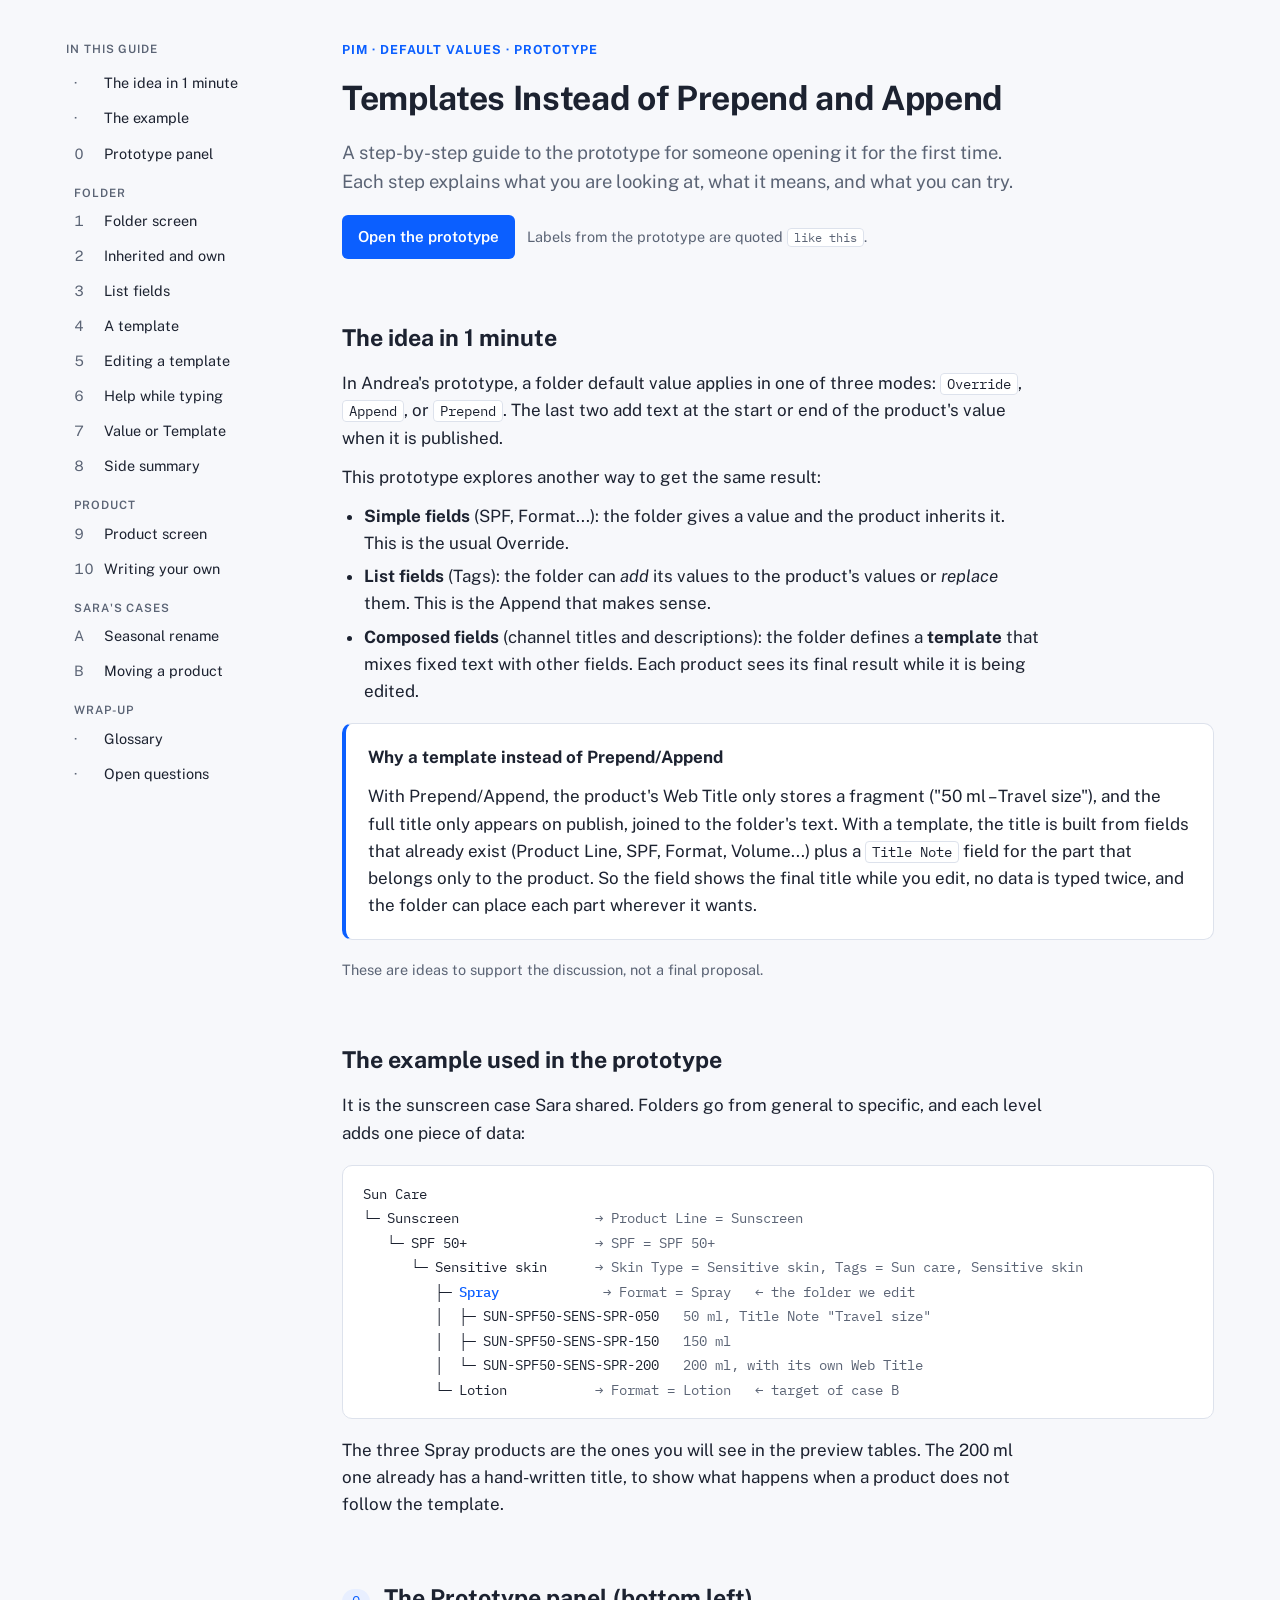
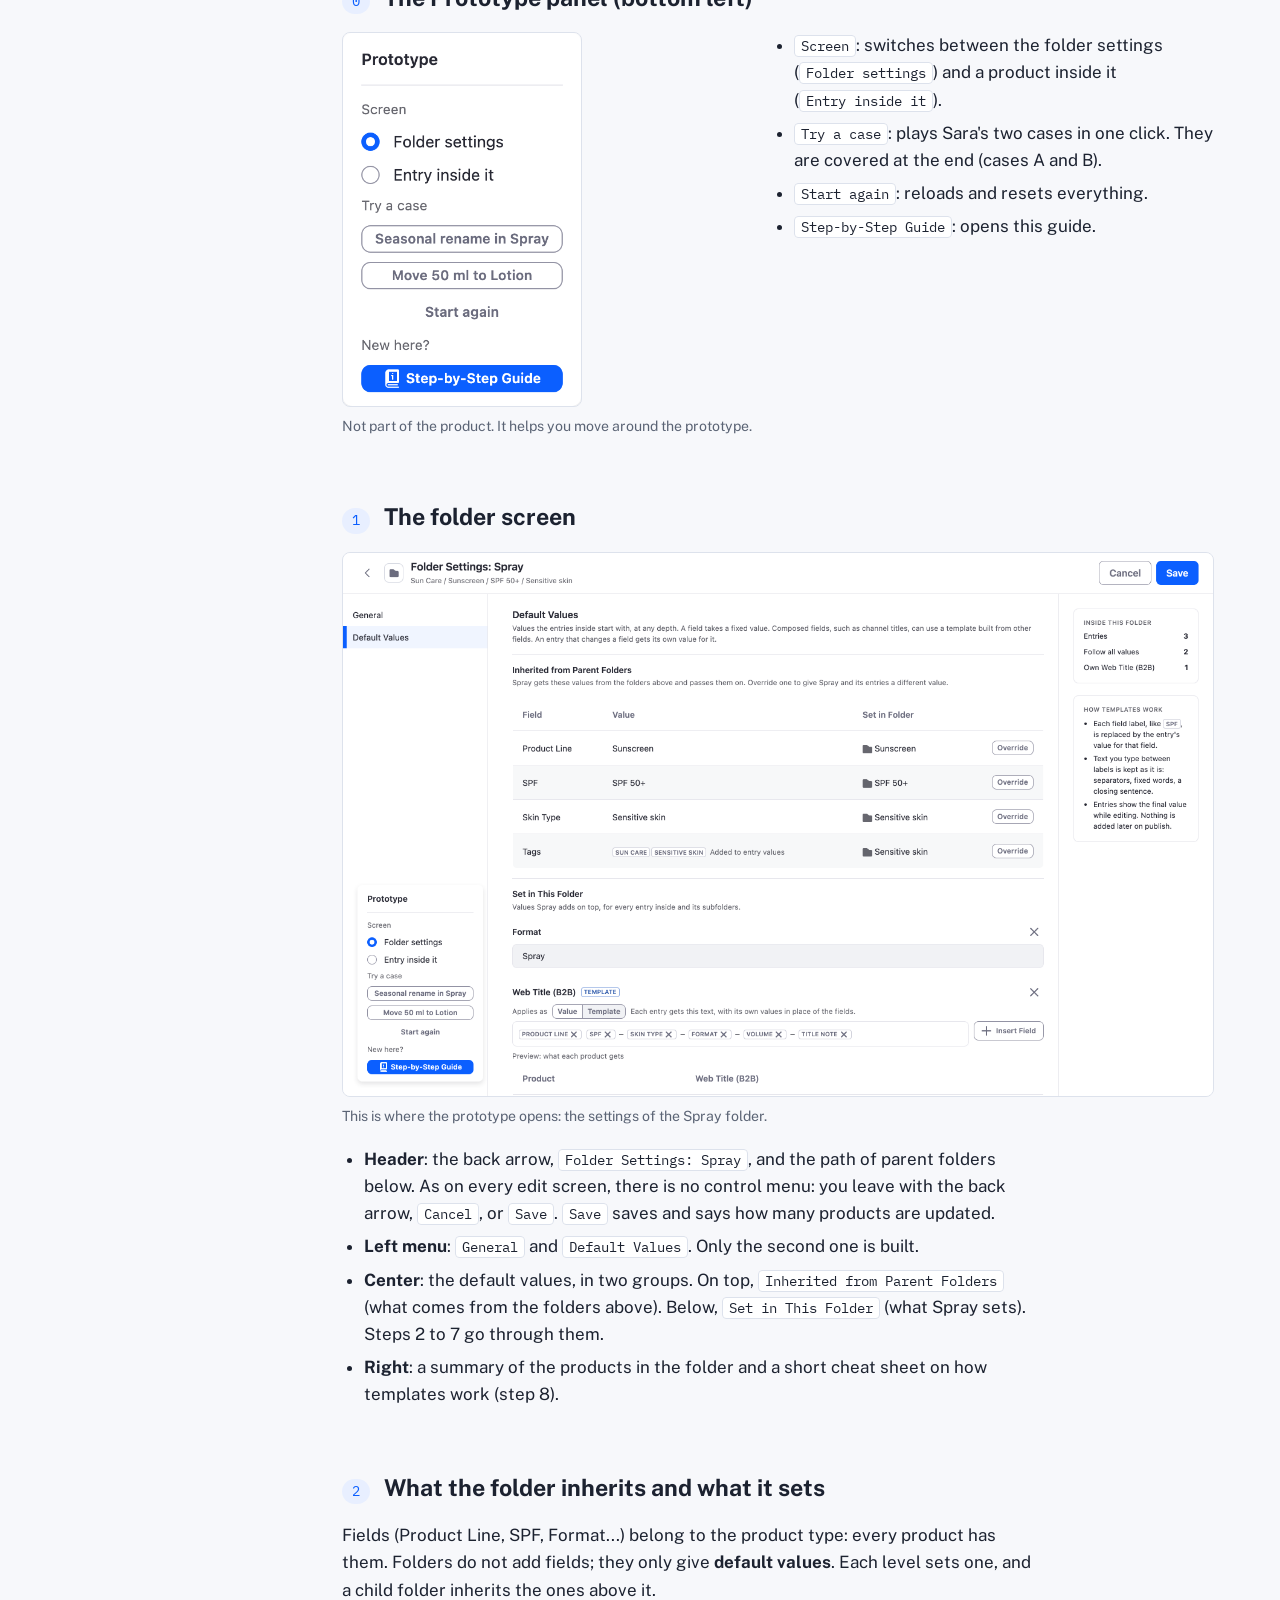
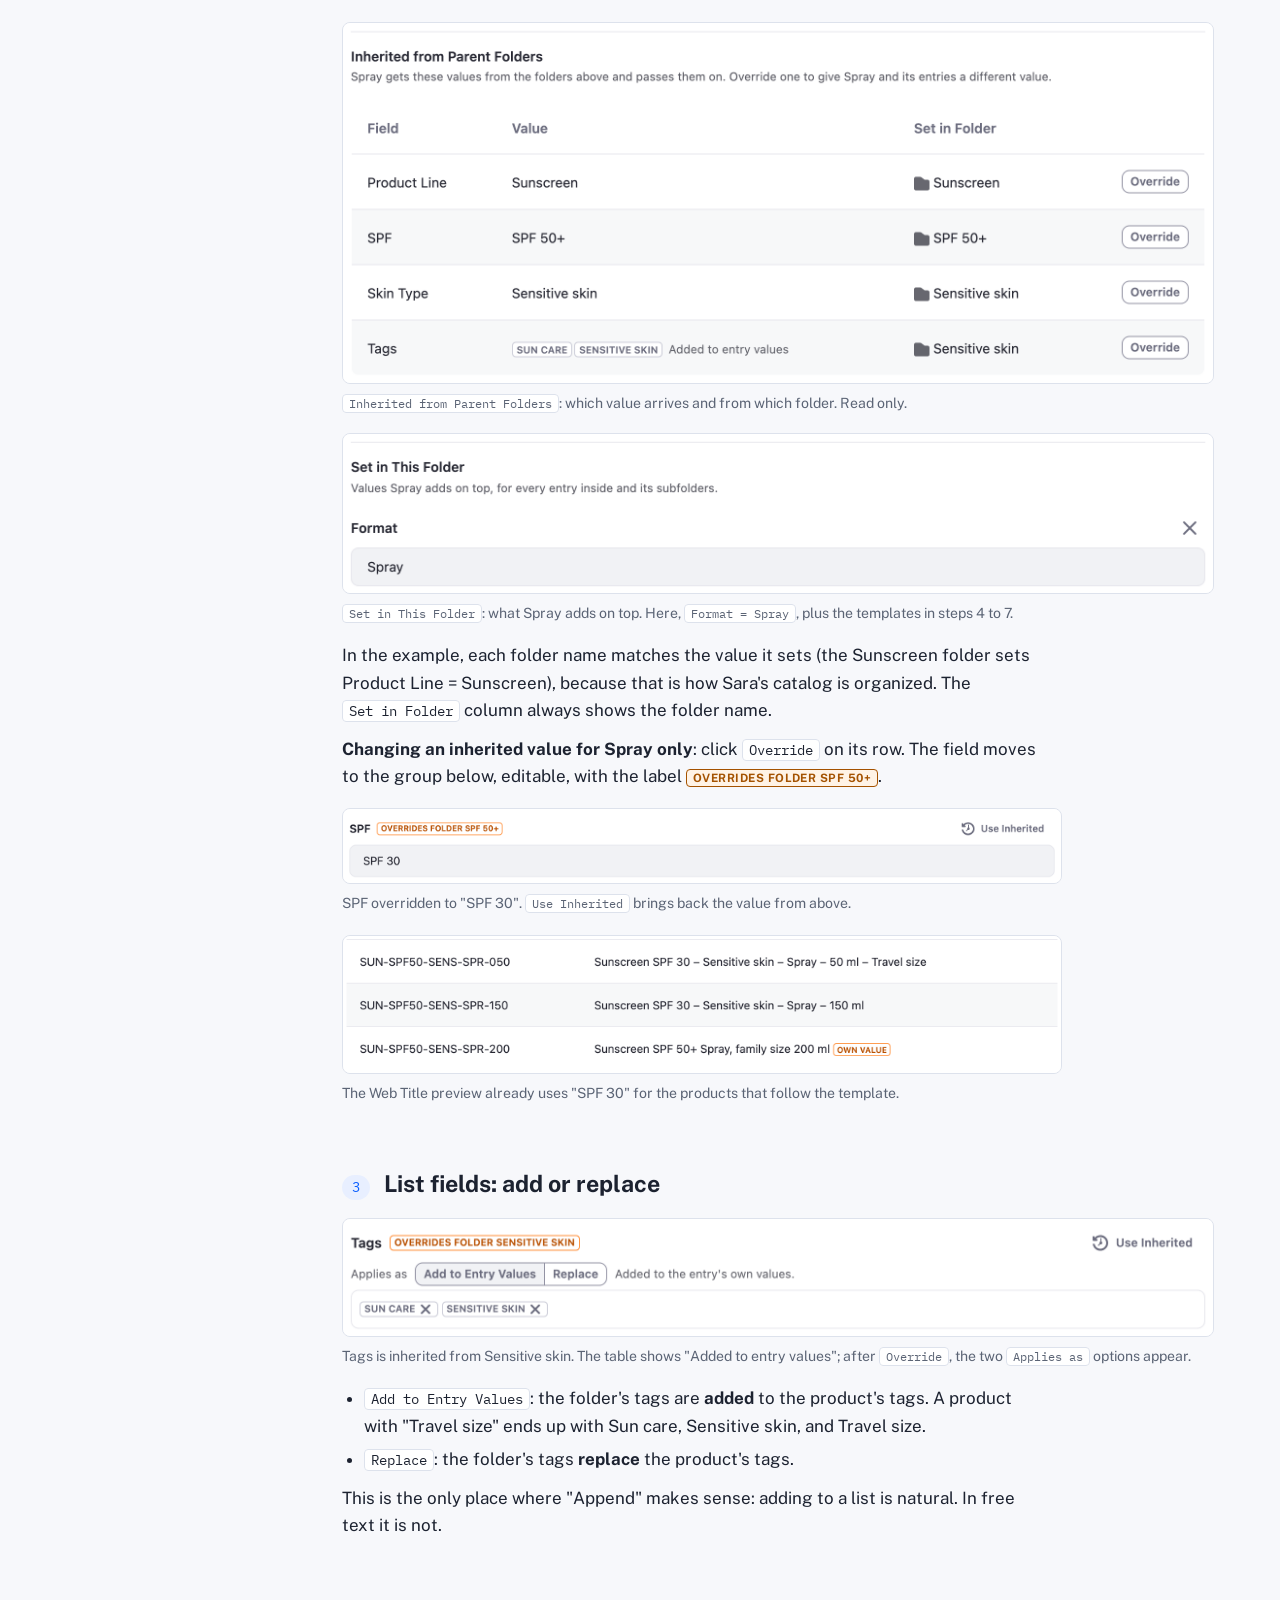
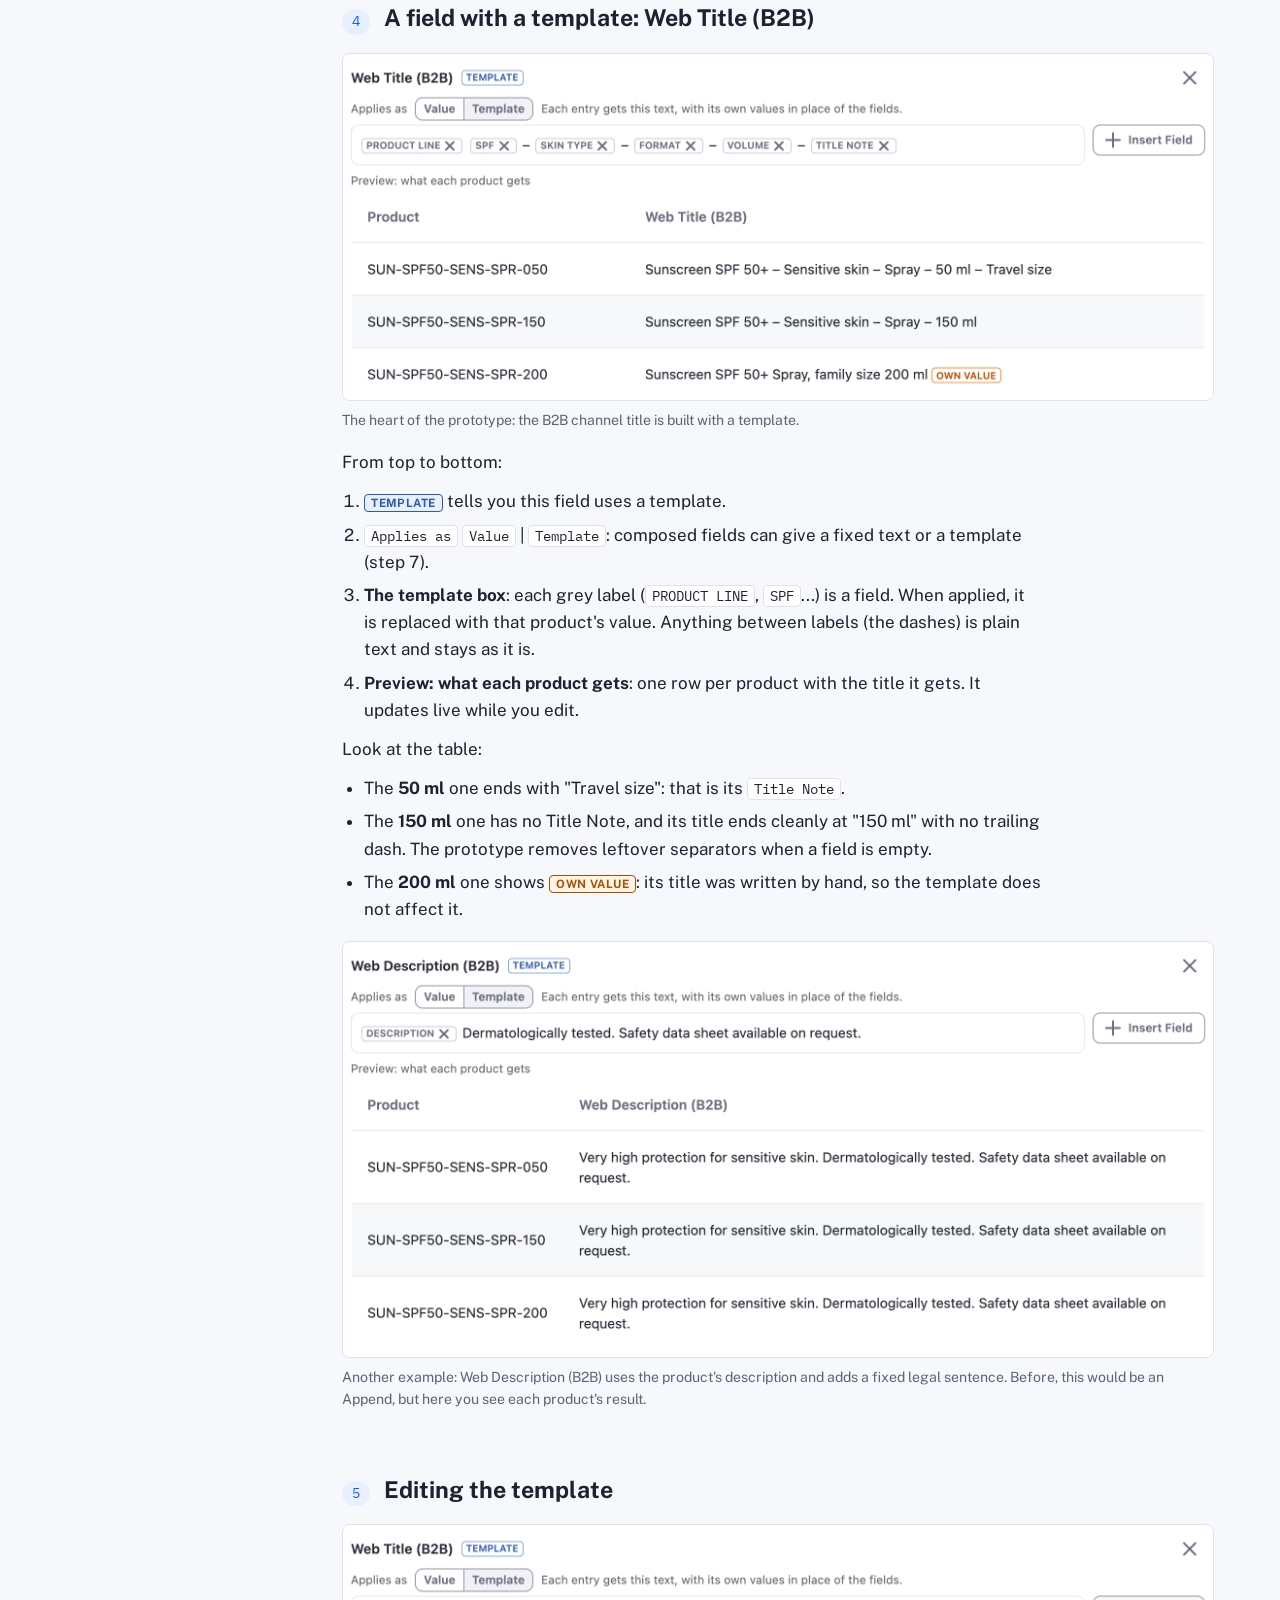
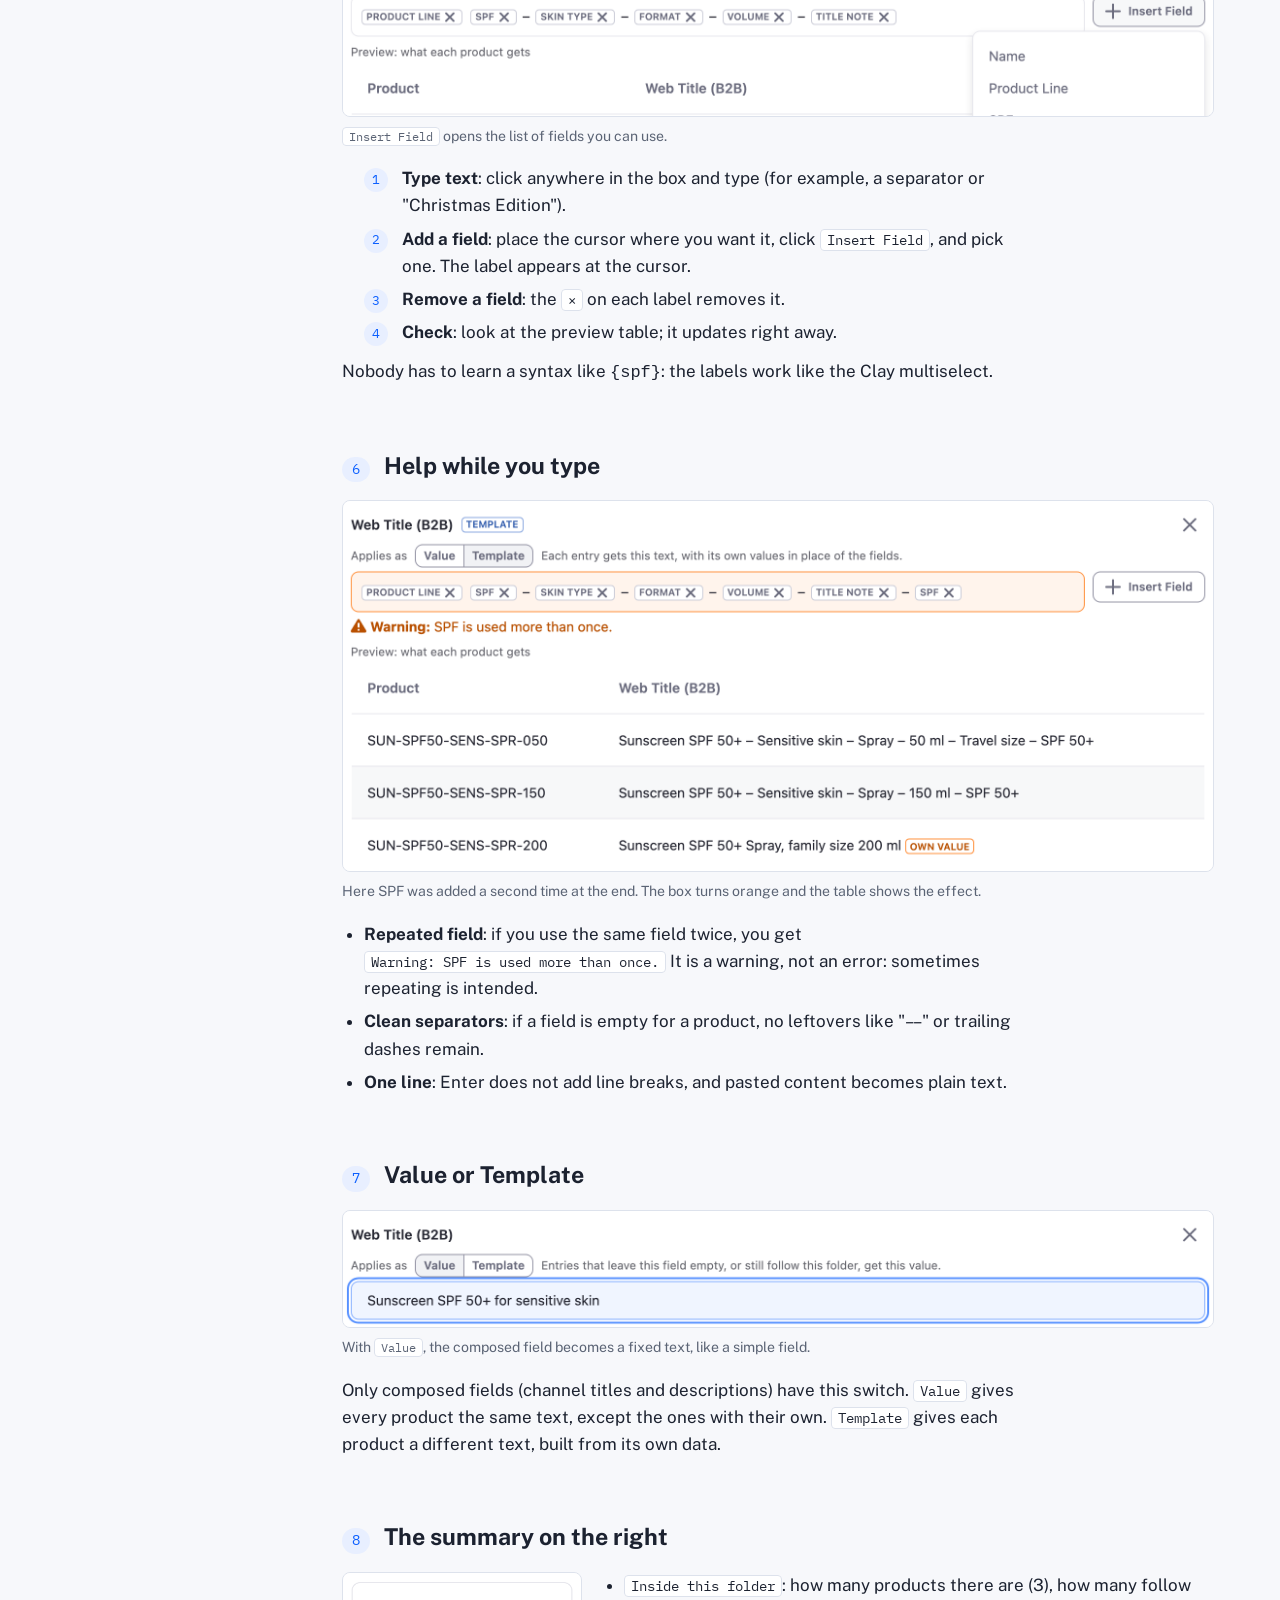
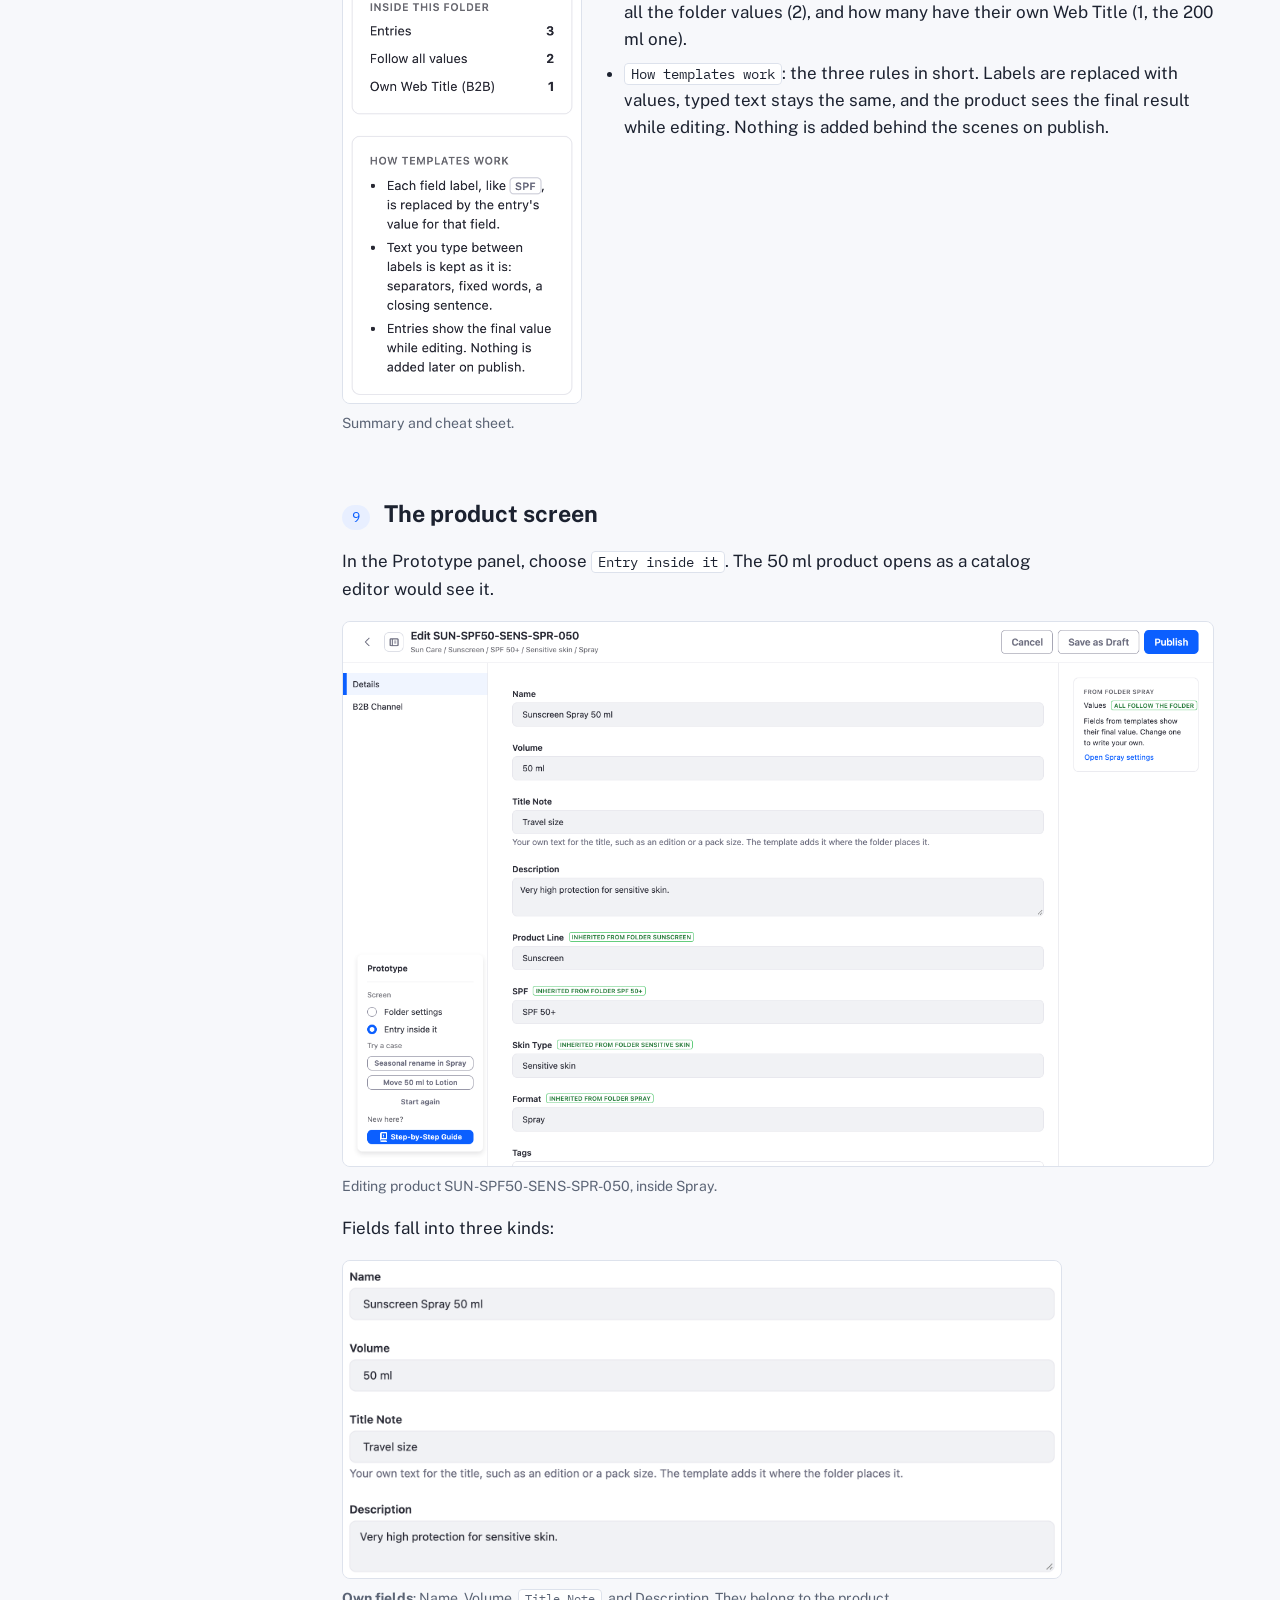
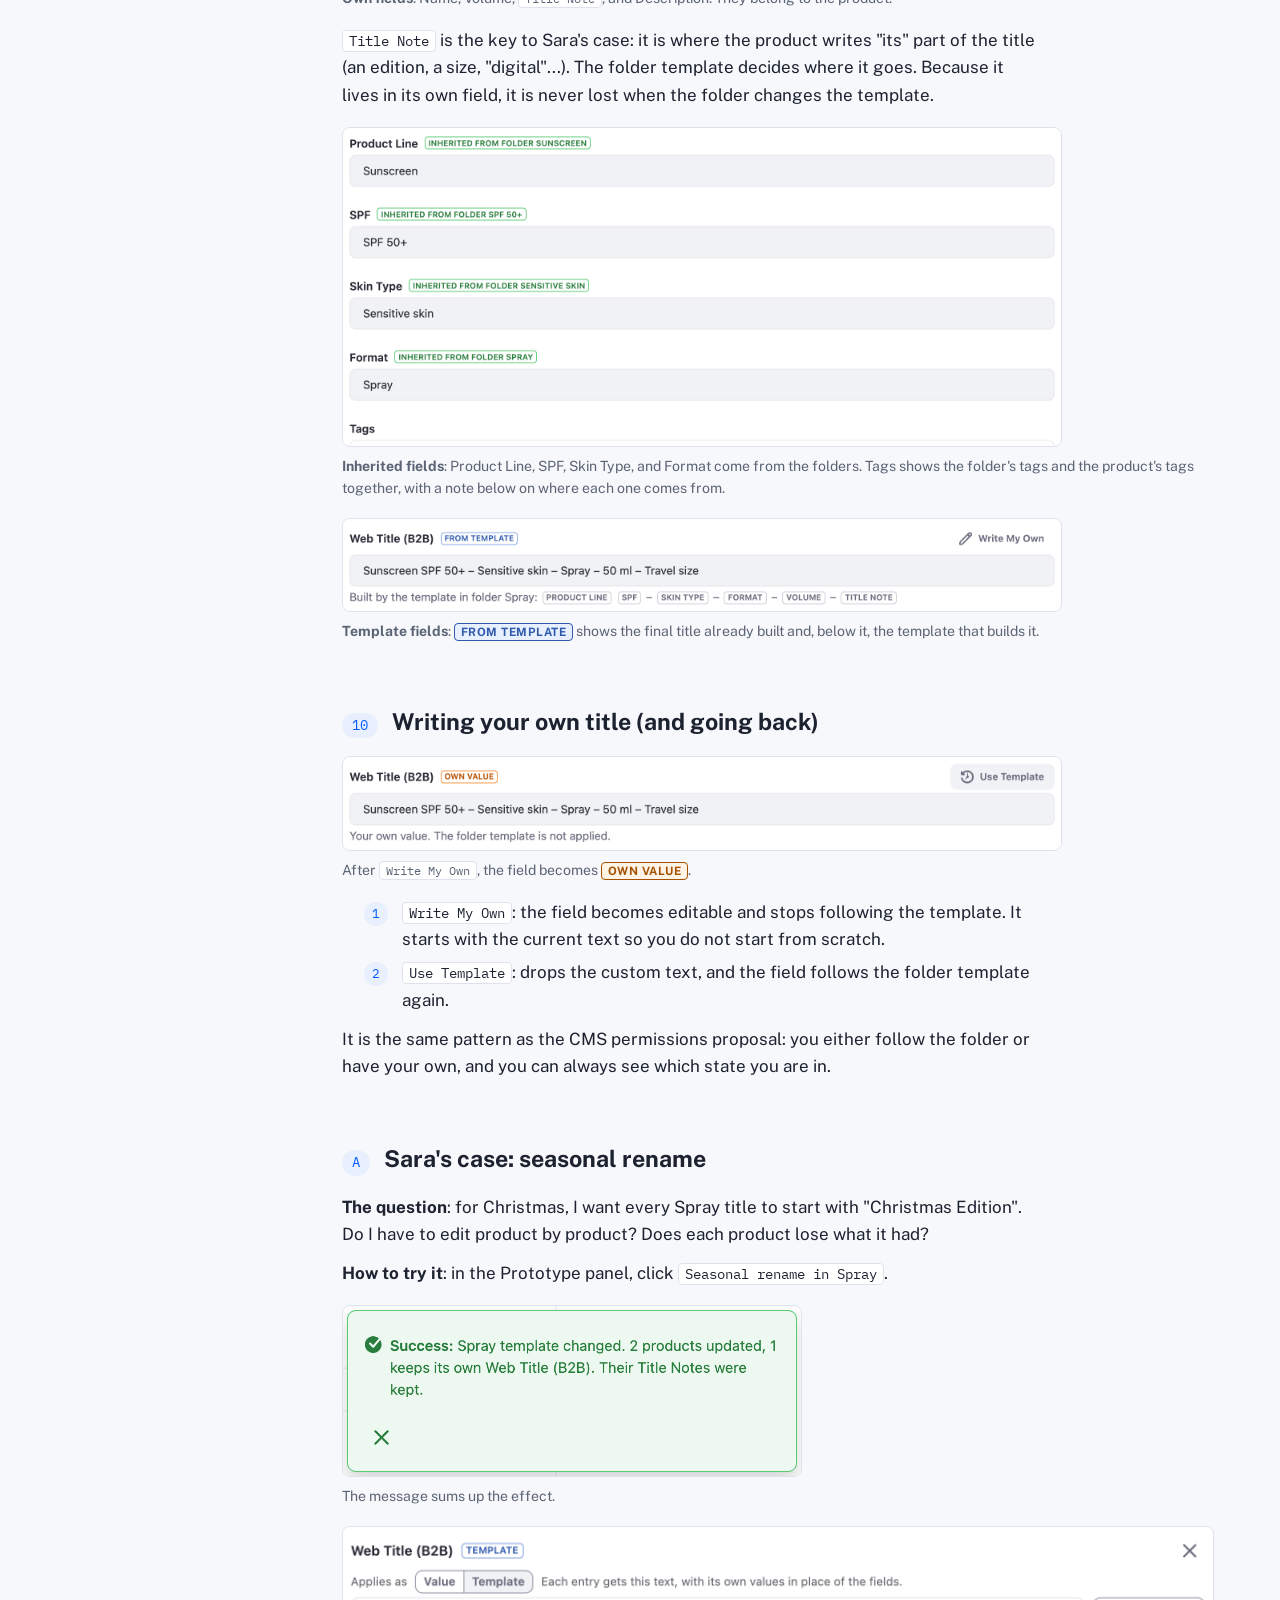
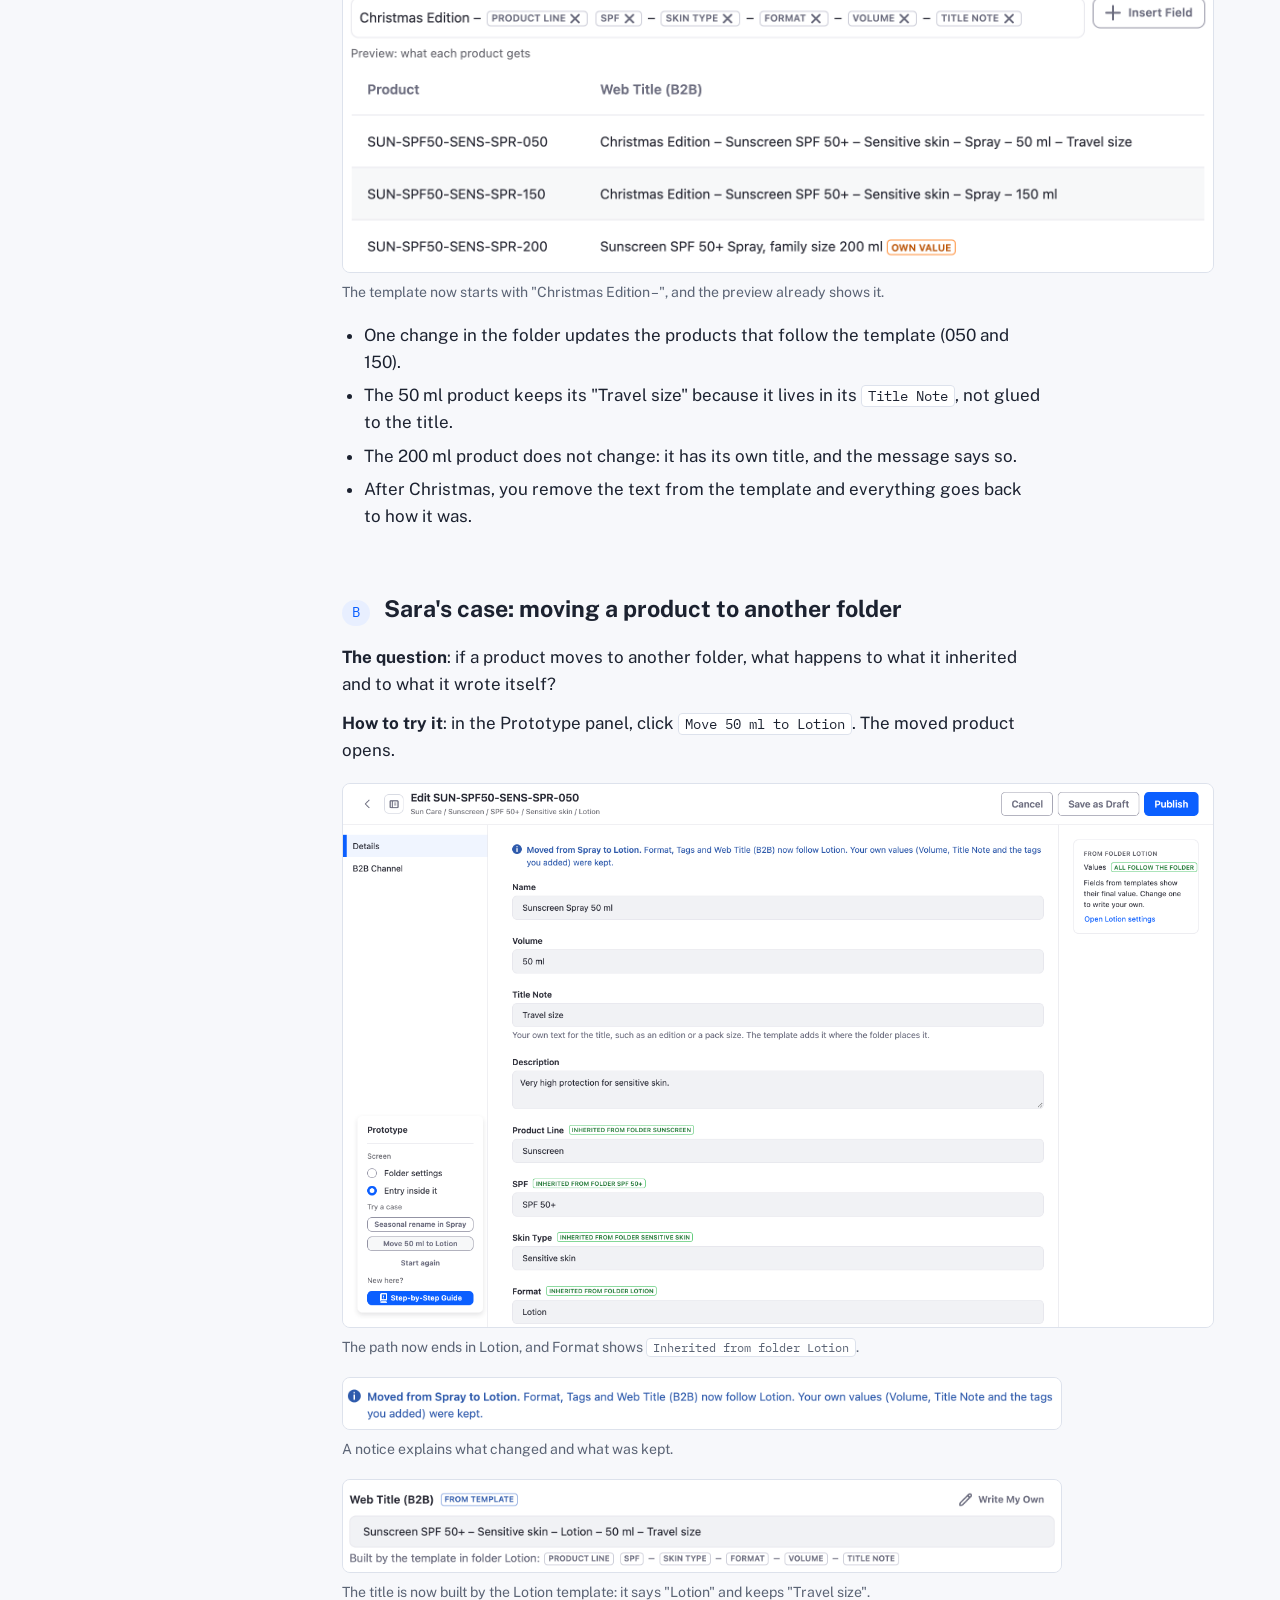
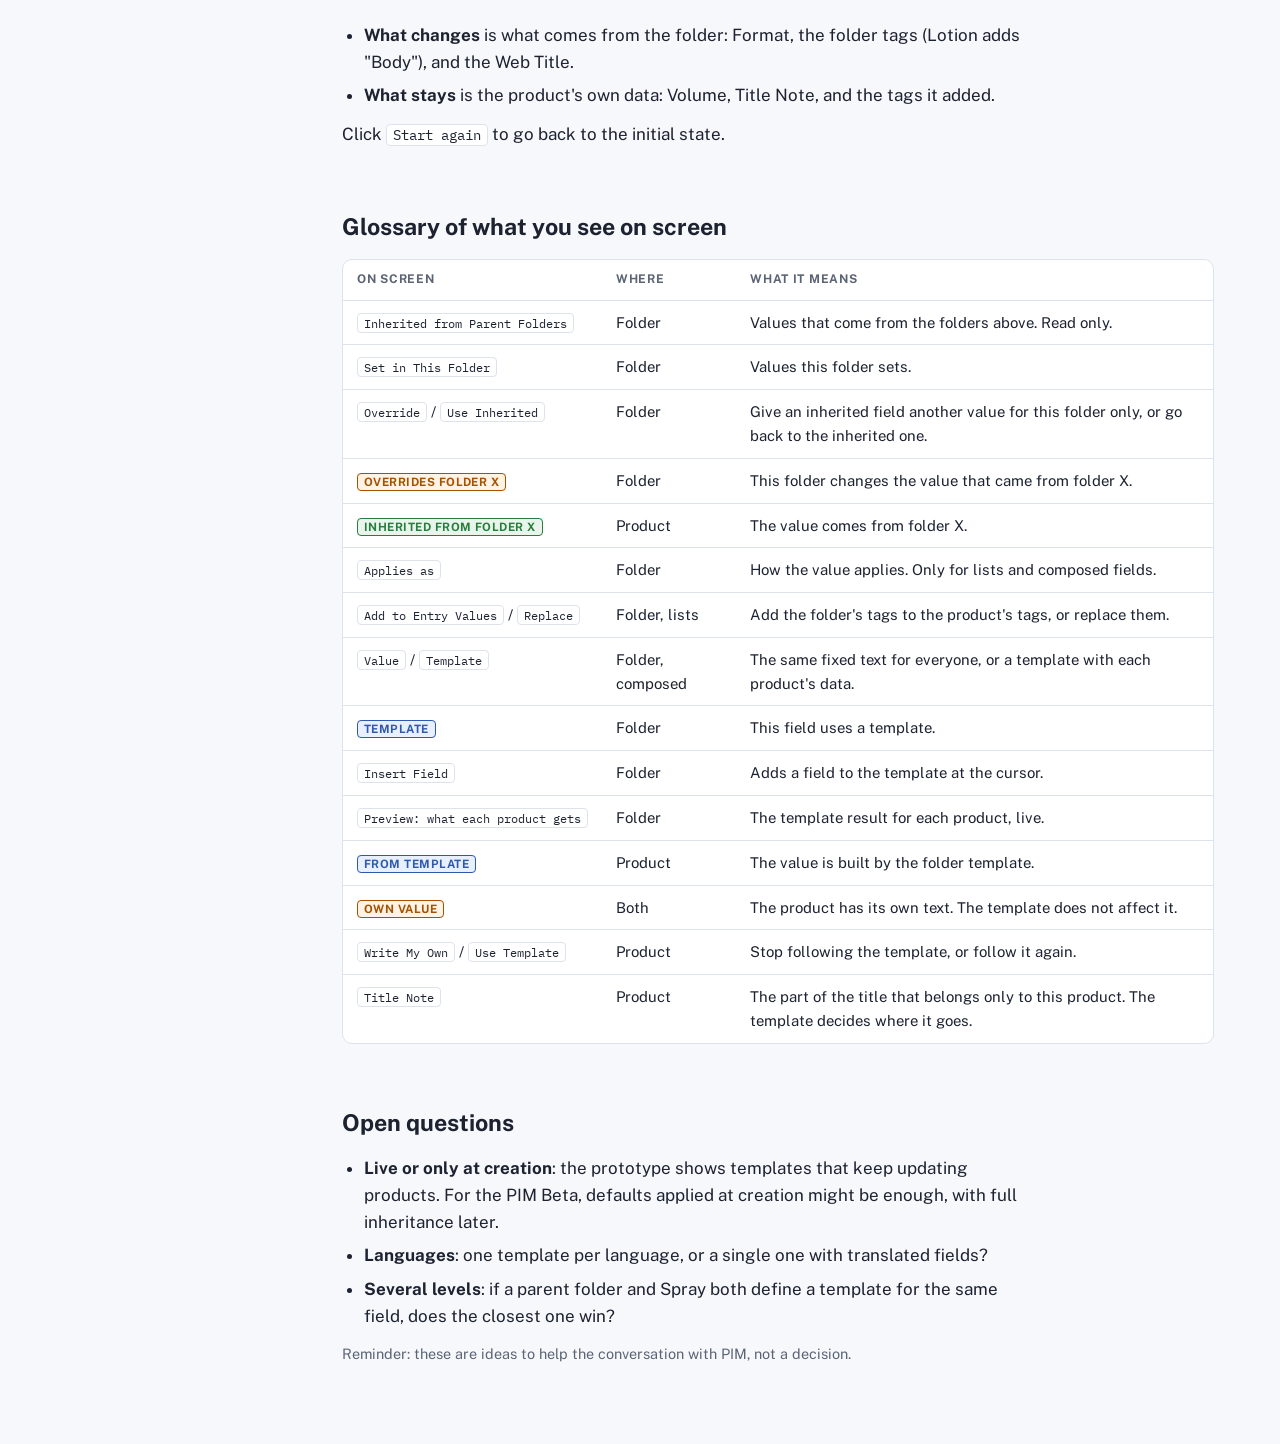
<file: prototypes/pim-default-values-templates-guide.html>
<!DOCTYPE html>
<html lang="en">
<head>
<meta charset="UTF-8">
<meta name="viewport" content="width=device-width, initial-scale=1">
<title>PIM Templates Guide</title>
<link rel="preconnect" href="https://fonts.googleapis.com">
<link rel="preconnect" href="https://fonts.gstatic.com" crossorigin>
<link rel="stylesheet" href="https://fonts.googleapis.com/css2?family=Public+Sans:ital,wght@0,400;0,600;0,700;1,400&family=IBM+Plex+Mono:wght@500&display=swap">
<style>
/* Layout: single reading column with a sticky table of contents on desktop; each step = text + screenshot with caption */
:root {
  --bg: #f7f8fb;
  --surface: #ffffff;
  --fg: #1c2230;
  --muted: #5b6475;
  --line: #dde2ec;
  --accent: #0b5fff;
  --accent-soft: #e8efff;
  --ok: #287d3c;
  --ok-soft: #e9f5ec;
  --warn: #a45200;
  --warn-soft: #fff3e6;
  --info: #2e5aac;
  --chip-bg: #ffffff;
  --font-body: "Public Sans", "Segoe UI", system-ui, sans-serif;
  --font-ui: "IBM Plex Mono", ui-monospace, "SF Mono", Menlo, monospace;
  --step: 1.0625rem;
}
@media (prefers-color-scheme: dark) {
  :root:not([data-theme="light"]) {
    --bg: #12151c; --surface: #1a1f29; --fg: #e6e9f0; --muted: #a1a9b8; --line: #2d3442;
    --accent: #6f9dff; --accent-soft: #1d2a45; --ok: #6cc784; --ok-soft: #183021; --warn: #f0a35a; --warn-soft: #3a2614;
    --info: #8fb0f0; --chip-bg: #222836; color-scheme: dark;
  }
}
:root[data-theme="dark"] {
  --bg: #12151c; --surface: #1a1f29; --fg: #e6e9f0; --muted: #a1a9b8; --line: #2d3442;
  --accent: #6f9dff; --accent-soft: #1d2a45; --ok: #6cc784; --ok-soft: #183021; --warn: #f0a35a; --warn-soft: #3a2614;
  --info: #8fb0f0; --chip-bg: #222836; color-scheme: dark;
}
* { box-sizing: border-box; }
body { margin: 0; background: var(--bg); color: var(--fg); font-family: var(--font-body); font-size: var(--step); line-height: 1.6; }
.wrap { max-width: 1180px; margin: 0 auto; padding-left: max(16px, env(safe-area-inset-left, 0px)); padding-right: max(16px, env(safe-area-inset-right, 0px)); padding-block: 40px 80px; display: grid; grid-template-columns: 220px minmax(0, 1fr); gap: 56px; }
@media (max-width: 900px) { .wrap { grid-template-columns: minmax(0, 1fr); gap: 24px; } .toc { position: static !important; } }
h1, h2, h3 { text-wrap: balance; line-height: 1.25; margin: 0; }
h1 { font-size: 2.1rem; font-weight: 700; letter-spacing: -0.01em; }
h2 { font-size: 1.45rem; font-weight: 700; }
h3 { font-size: 1.1rem; font-weight: 600; }
p { margin: 0; }
a { color: var(--accent); }
a:focus-visible, button:focus-visible { outline: 2px solid var(--accent); outline-offset: 2px; border-radius: 4px; }

.toc { position: sticky; top: calc(env(safe-area-inset-top, 0px) + 24px); align-self: start; font-size: 0.9rem; }
.toc__label { font-size: 0.72rem; text-transform: uppercase; letter-spacing: 0.08em; color: var(--muted); font-weight: 600; margin-bottom: 8px; }
.toc ol { list-style: none; margin: 0; padding: 0; display: grid; gap: 2px; }
.toc a { display: flex; gap: 10px; padding: 5px 8px; border-radius: 6px; color: var(--fg); text-decoration: none; }
.toc a:hover { background: var(--accent-soft); }
.toc .n { color: var(--muted); font-variant-numeric: tabular-nums; min-width: 1.4em; }
.toc .grp { margin-top: 12px; font-size: 0.72rem; text-transform: uppercase; letter-spacing: 0.08em; color: var(--muted); font-weight: 600; padding-left: 8px; }

main { min-width: 0; display: grid; gap: 64px; }
.intro { display: grid; gap: 18px; max-width: 70ch; }
.eyebrow { font-size: 0.78rem; text-transform: uppercase; letter-spacing: 0.08em; color: var(--accent); font-weight: 700; }
.lede { font-size: 1.15rem; color: var(--muted); }
.cta { display: flex; flex-wrap: wrap; gap: 12px; align-items: center; }
.btn { display: inline-flex; align-items: center; gap: 8px; padding: 10px 16px; border-radius: 6px; background: var(--accent); color: #fff; font-weight: 600; text-decoration: none; font-size: 0.95rem; }
.note { font-size: 0.9rem; color: var(--muted); }

.box { background: var(--surface); border: 1px solid var(--line); border-radius: 10px; padding: 20px 22px; display: grid; gap: 12px; }
.box--idea { border-left: 4px solid var(--accent); }

section { display: grid; gap: 18px; scroll-margin-top: 24px; }
.sec-head { display: flex; gap: 14px; align-items: baseline; }
.sec-num { font-family: var(--font-ui); font-size: 0.85rem; color: var(--accent); background: var(--accent-soft); border-radius: 999px; padding: 2px 10px; flex: none; }
.text { display: grid; gap: 12px; max-width: 70ch; }
.text ul, .text ol { margin: 0; padding-left: 1.3em; display: grid; gap: 6px; }

figure { margin: 0; display: grid; gap: 8px; }
figure img { display: block; max-width: 100%; height: auto; border: 1px solid var(--line); border-radius: 8px; background: #fff; }
figure.narrow img { width: 240px; }
figure.mid img { width: 460px; }
figure.half img { width: 720px; }
figcaption { font-size: 0.88rem; color: var(--muted); }
.figs { display: flex; flex-wrap: wrap; gap: 20px; align-items: flex-start; }
.figs > figure { min-width: 0; }

/* Términos tal como aparecen en pantalla */
.ui { font-family: var(--font-ui); font-size: 0.82em; background: var(--chip-bg); border: 1px solid var(--line); border-radius: 4px; padding: 1px 6px; white-space: nowrap; }
.chip { font-size: 0.72rem; font-weight: 700; letter-spacing: 0.04em; text-transform: uppercase; border: 1px solid currentColor; border-radius: 4px; padding: 1px 6px; white-space: nowrap; }
.chip--ok { color: var(--ok); background: var(--ok-soft); }
.chip--info { color: var(--info); background: var(--accent-soft); }
.chip--warn { color: var(--warn); background: var(--warn-soft); }
.chip--plain { color: var(--muted); }

.tree { font-family: var(--font-ui); font-size: 0.85rem; line-height: 1.8; background: var(--surface); border: 1px solid var(--line); border-radius: 10px; padding: 16px 20px; overflow-x: auto; white-space: pre; }
.tree b { color: var(--accent); font-weight: 500; }
.tree i { color: var(--muted); font-style: normal; }

.tbl { overflow-x: auto; border: 1px solid var(--line); border-radius: 10px; background: var(--surface); }
table { border-collapse: collapse; width: 100%; font-size: 0.93rem; }
th, td { text-align: left; padding: 10px 14px; border-bottom: 1px solid var(--line); vertical-align: top; }
th { font-size: 0.75rem; text-transform: uppercase; letter-spacing: 0.06em; color: var(--muted); }
tr:last-child td { border-bottom: 0; }

.steps { counter-reset: s; list-style: none; padding: 0; margin: 0; display: grid; gap: 10px; }
.steps li { counter-increment: s; display: grid; grid-template-columns: 28px minmax(0, 1fr); gap: 10px; }
.steps li::before { content: counter(s); font-family: var(--font-ui); font-size: 0.8rem; width: 24px; height: 24px; border-radius: 50%; background: var(--accent-soft); color: var(--accent); display: grid; place-items: center; margin-top: 3px; }
</style>
</head>
<body>
<div class="wrap">
  <nav class="toc" aria-label="Contents">
    <div class="toc__label">In this guide</div>
    <ol>
      <li><a href="#idea"><span class="n">·</span>The idea in 1 minute</a></li>
      <li><a href="#example"><span class="n">·</span>The example</a></li>
      <li><a href="#panel"><span class="n">0</span>Prototype panel</a></li>
      <li class="grp">Folder</li>
      <li><a href="#folder"><span class="n">1</span>Folder screen</a></li>
      <li><a href="#inherited"><span class="n">2</span>Inherited and own</a></li>
      <li><a href="#tags"><span class="n">3</span>List fields</a></li>
      <li><a href="#template"><span class="n">4</span>A template</a></li>
      <li><a href="#editing"><span class="n">5</span>Editing a template</a></li>
      <li><a href="#guardrails"><span class="n">6</span>Help while typing</a></li>
      <li><a href="#value"><span class="n">7</span>Value or Template</a></li>
      <li><a href="#summary"><span class="n">8</span>Side summary</a></li>
      <li class="grp">Product</li>
      <li><a href="#product"><span class="n">9</span>Product screen</a></li>
      <li><a href="#own"><span class="n">10</span>Writing your own</a></li>
      <li class="grp">Sara's cases</li>
      <li><a href="#seasonal"><span class="n">A</span>Seasonal rename</a></li>
      <li><a href="#move"><span class="n">B</span>Moving a product</a></li>
      <li class="grp">Wrap-up</li>
      <li><a href="#glossary"><span class="n">·</span>Glossary</a></li>
      <li><a href="#open"><span class="n">·</span>Open questions</a></li>
    </ol>
  </nav>

  <main>
    <header class="intro">
      <span class="eyebrow">PIM · Default Values · Prototype</span>
      <h1>Templates Instead of Prepend and Append</h1>
      <p class="lede">A step-by-step guide to the prototype for someone opening it for the first time. Each step explains what you are looking at, what it means, and what you can try.</p>
      <div class="cta">
        <a class="btn" href="pim-default-values-templates.html">Open the prototype</a>
        <span class="note">Labels from the prototype are quoted <span class="ui">like this</span>.</span>
      </div>
    </header>

    <section id="idea" aria-labelledby="h-idea">
      <h2 id="h-idea">The idea in 1 minute</h2>
      <div class="text">
        <p>In Andrea's prototype, a folder default value applies in one of three modes: <span class="ui">Override</span>, <span class="ui">Append</span>, or <span class="ui">Prepend</span>. The last two add text at the start or end of the product's value when it is published.</p>
        <p>This prototype explores another way to get the same result:</p>
        <ul>
          <li><strong>Simple fields</strong> (SPF, Format...): the folder gives a value and the product inherits it. This is the usual Override.</li>
          <li><strong>List fields</strong> (Tags): the folder can <em>add</em> its values to the product's values or <em>replace</em> them. This is the Append that makes sense.</li>
          <li><strong>Composed fields</strong> (channel titles and descriptions): the folder defines a <strong>template</strong> that mixes fixed text with other fields. Each product sees its final result while it is being edited.</li>
        </ul>
      </div>
      <div class="box box--idea">
        <strong>Why a template instead of Prepend/Append</strong>
        <p>With Prepend/Append, the product's Web Title only stores a fragment ("50 ml – Travel size"), and the full title only appears on publish, joined to the folder's text. With a template, the title is built from fields that already exist (Product Line, SPF, Format, Volume...) plus a <span class="ui">Title Note</span> field for the part that belongs only to the product. So the field shows the final title while you edit, no data is typed twice, and the folder can place each part wherever it wants.</p>
      </div>
      <p class="note">These are ideas to support the discussion, not a final proposal.</p>
    </section>

    <section id="example" aria-labelledby="h-example">
      <h2 id="h-example">The example used in the prototype</h2>
      <div class="text">
        <p>It is the sunscreen case Sara shared. Folders go from general to specific, and each level adds one piece of data:</p>
      </div>
      <div class="tree" role="img" aria-label="Folder tree of the example">Sun Care
└─ Sunscreen                 <i>→ Product Line = Sunscreen</i>
   └─ SPF 50+                <i>→ SPF = SPF 50+</i>
      └─ Sensitive skin      <i>→ Skin Type = Sensitive skin, Tags = Sun care, Sensitive skin</i>
         ├─ <b>Spray</b>             <i>→ Format = Spray   ← the folder we edit</i>
         │  ├─ SUN-SPF50-SENS-SPR-050   <i>50 ml, Title Note "Travel size"</i>
         │  ├─ SUN-SPF50-SENS-SPR-150   <i>150 ml</i>
         │  └─ SUN-SPF50-SENS-SPR-200   <i>200 ml, with its own Web Title</i>
         └─ Lotion           <i>→ Format = Lotion   ← target of case B</i></div>
      <div class="text"><p>The three Spray products are the ones you will see in the preview tables. The 200 ml one already has a hand-written title, to show what happens when a product does not follow the template.</p></div>
    </section>

    <section id="panel" aria-labelledby="h-panel">
      <div class="sec-head"><span class="sec-num">0</span><h2 id="h-panel">The Prototype panel (bottom left)</h2></div>
      <div class="figs">
        <figure class="narrow"><img src="img/pim-templates-guide/08-panel-prototipo.png" alt="Prototype panel with a screen switch and case buttons"><figcaption>Not part of the product. It helps you move around the prototype.</figcaption></figure>
        <div class="text" style="flex:1 1 320px">
          <ul>
            <li><span class="ui">Screen</span>: switches between the folder settings (<span class="ui">Folder settings</span>) and a product inside it (<span class="ui">Entry inside it</span>).</li>
            <li><span class="ui">Try a case</span>: plays Sara's two cases in one click. They are covered at the end (cases A and B).</li>
            <li><span class="ui">Start again</span>: reloads and resets everything.</li>
            <li><span class="ui">Step-by-Step Guide</span>: opens this guide.</li>
          </ul>
        </div>
      </div>
    </section>

    <section id="folder" aria-labelledby="h-folder">
      <div class="sec-head"><span class="sec-num">1</span><h2 id="h-folder">The folder screen</h2></div>
      <figure><img src="img/pim-templates-guide/01-pantalla-carpeta.png" alt="Folder Settings: Spray screen with the Default Values section"><figcaption>This is where the prototype opens: the settings of the Spray folder.</figcaption></figure>
      <div class="text">
        <ul>
          <li><strong>Header</strong>: the back arrow, <span class="ui">Folder Settings: Spray</span>, and the path of parent folders below. As on every edit screen, there is no control menu: you leave with the back arrow, <span class="ui">Cancel</span>, or <span class="ui">Save</span>. <span class="ui">Save</span> saves and says how many products are updated.</li>
          <li><strong>Left menu</strong>: <span class="ui">General</span> and <span class="ui">Default Values</span>. Only the second one is built.</li>
          <li><strong>Center</strong>: the default values, in two groups. On top, <span class="ui">Inherited from Parent Folders</span> (what comes from the folders above). Below, <span class="ui">Set in This Folder</span> (what Spray sets). Steps 2 to 7 go through them.</li>
          <li><strong>Right</strong>: a summary of the products in the folder and a short cheat sheet on how templates work (step 8).</li>
        </ul>
      </div>
    </section>

    <section id="inherited" aria-labelledby="h-inherited">
      <div class="sec-head"><span class="sec-num">2</span><h2 id="h-inherited">What the folder inherits and what it sets</h2></div>
      <div class="text">
        <p>Fields (Product Line, SPF, Format...) belong to the product type: every product has them. Folders do not add fields; they only give <strong>default values</strong>. Each level sets one, and a child folder inherits the ones above it.</p>
      </div>
      <figure><img src="img/pim-templates-guide/03-heredados.png" alt="Inherited from Parent Folders table with Product Line, SPF, Skin Type and Tags"><figcaption><span class="ui">Inherited from Parent Folders</span>: which value arrives and from which folder. Read only.</figcaption></figure>
      <figure><img src="img/pim-templates-guide/03b-puestos-aqui.png" alt="Set in This Folder group with Format = Spray"><figcaption><span class="ui">Set in This Folder</span>: what Spray adds on top. Here, <span class="ui">Format = Spray</span>, plus the templates in steps 4 to 7.</figcaption></figure>
      <div class="text">
        <p>In the example, each folder name matches the value it sets (the Sunscreen folder sets Product Line = Sunscreen), because that is how Sara's catalog is organized. The <span class="ui">Set in Folder</span> column always shows the folder name.</p>
        <p><strong>Changing an inherited value for Spray only</strong>: click <span class="ui">Override</span> on its row. The field moves to the group below, editable, with the label <span class="chip chip--warn">Overrides folder SPF 50+</span>.</p>
      </div>
      <div class="figs">
        <figure class="half"><img src="img/pim-templates-guide/03c-override-spf.png" alt="SPF overridden to SPF 30 with a Use Inherited button"><figcaption>SPF overridden to "SPF 30". <span class="ui">Use Inherited</span> brings back the value from above.</figcaption></figure>
        <figure class="half"><img src="img/pim-templates-guide/03d-override-preview.png" alt="Web Title preview using SPF 30"><figcaption>The Web Title preview already uses "SPF 30" for the products that follow the template.</figcaption></figure>
      </div>
    </section>

    <section id="tags" aria-labelledby="h-tags">
      <div class="sec-head"><span class="sec-num">3</span><h2 id="h-tags">List fields: add or replace</h2></div>
      <figure><img src="img/pim-templates-guide/04-tags.png" alt="Tags field with Applies as: Add to Entry Values or Replace"><figcaption>Tags is inherited from Sensitive skin. The table shows "Added to entry values"; after <span class="ui">Override</span>, the two <span class="ui">Applies as</span> options appear.</figcaption></figure>
      <div class="text">
        <ul>
          <li><span class="ui">Add to Entry Values</span>: the folder's tags are <strong>added</strong> to the product's tags. A product with "Travel size" ends up with Sun care, Sensitive skin, and Travel size.</li>
          <li><span class="ui">Replace</span>: the folder's tags <strong>replace</strong> the product's tags.</li>
        </ul>
        <p>This is the only place where "Append" makes sense: adding to a list is natural. In free text it is not.</p>
      </div>
    </section>

    <section id="template" aria-labelledby="h-template">
      <div class="sec-head"><span class="sec-num">4</span><h2 id="h-template">A field with a template: Web Title (B2B)</h2></div>
      <figure><img src="img/pim-templates-guide/05-plantilla-web-title.png" alt="Web Title (B2B) field with its template and preview table"><figcaption>The heart of the prototype: the B2B channel title is built with a template.</figcaption></figure>
      <div class="text">
        <p>From top to bottom:</p>
        <ol>
          <li><span class="chip chip--info">Template</span> tells you this field uses a template.</li>
          <li><span class="ui">Applies as</span> <span class="ui">Value</span> | <span class="ui">Template</span>: composed fields can give a fixed text or a template (step 7).</li>
          <li><strong>The template box</strong>: each grey label (<span class="ui">PRODUCT LINE</span>, <span class="ui">SPF</span>...) is a field. When applied, it is replaced with that product's value. Anything between labels (the dashes) is plain text and stays as it is.</li>
          <li><strong>Preview: what each product gets</strong>: one row per product with the title it gets. It updates live while you edit.</li>
        </ol>
        <p>Look at the table:</p>
        <ul>
          <li>The <strong>50 ml</strong> one ends with "Travel size": that is its <span class="ui">Title Note</span>.</li>
          <li>The <strong>150 ml</strong> one has no Title Note, and its title ends cleanly at "150 ml" with no trailing dash. The prototype removes leftover separators when a field is empty.</li>
          <li>The <strong>200 ml</strong> one shows <span class="chip chip--warn">Own value</span>: its title was written by hand, so the template does not affect it.</li>
        </ul>
      </div>
      <figure><img src="img/pim-templates-guide/06-plantilla-descripcion.png" alt="Web Description (B2B) field with a Description template plus a fixed sentence"><figcaption>Another example: Web Description (B2B) uses the product's description and adds a fixed legal sentence. Before, this would be an Append, but here you see each product's result.</figcaption></figure>
    </section>

    <section id="editing" aria-labelledby="h-editing">
      <div class="sec-head"><span class="sec-num">5</span><h2 id="h-editing">Editing the template</h2></div>
      <figure><img src="img/pim-templates-guide/09-insertar-campo.png" alt="Insert Field menu open with the list of fields"><figcaption><span class="ui">Insert Field</span> opens the list of fields you can use.</figcaption></figure>
      <div class="text">
        <ul class="steps">
          <li><span><strong>Type text</strong>: click anywhere in the box and type (for example, a separator or "Christmas Edition").</span></li>
          <li><span><strong>Add a field</strong>: place the cursor where you want it, click <span class="ui">Insert Field</span>, and pick one. The label appears at the cursor.</span></li>
          <li><span><strong>Remove a field</strong>: the <span class="ui">×</span> on each label removes it.</span></li>
          <li><span><strong>Check</strong>: look at the preview table; it updates right away.</span></li>
        </ul>
        <p>Nobody has to learn a syntax like <code>{spf}</code>: the labels work like the Clay multiselect.</p>
      </div>
    </section>

    <section id="guardrails" aria-labelledby="h-guardrails">
      <div class="sec-head"><span class="sec-num">6</span><h2 id="h-guardrails">Help while you type</h2></div>
      <figure><img src="img/pim-templates-guide/10-aviso-repetido.png" alt="Warning: SPF is used more than once, with the box in orange"><figcaption>Here SPF was added a second time at the end. The box turns orange and the table shows the effect.</figcaption></figure>
      <div class="text">
        <ul>
          <li><strong>Repeated field</strong>: if you use the same field twice, you get <span class="ui">Warning: SPF is used more than once.</span> It is a warning, not an error: sometimes repeating is intended.</li>
          <li><strong>Clean separators</strong>: if a field is empty for a product, no leftovers like "– –" or trailing dashes remain.</li>
          <li><strong>One line</strong>: Enter does not add line breaks, and pasted content becomes plain text.</li>
        </ul>
      </div>
    </section>

    <section id="value" aria-labelledby="h-value">
      <div class="sec-head"><span class="sec-num">7</span><h2 id="h-value">Value or Template</h2></div>
      <figure><img src="img/pim-templates-guide/11-modo-valor.png" alt="Web Title (B2B) in Value mode with a fixed text"><figcaption>With <span class="ui">Value</span>, the composed field becomes a fixed text, like a simple field.</figcaption></figure>
      <div class="text">
        <p>Only composed fields (channel titles and descriptions) have this switch. <span class="ui">Value</span> gives every product the same text, except the ones with their own. <span class="ui">Template</span> gives each product a different text, built from its own data.</p>
      </div>
    </section>

    <section id="summary" aria-labelledby="h-summary">
      <div class="sec-head"><span class="sec-num">8</span><h2 id="h-summary">The summary on the right</h2></div>
      <div class="figs">
        <figure class="narrow"><img src="img/pim-templates-guide/07-aside.png" alt="Inside this folder and How templates work blocks"><figcaption>Summary and cheat sheet.</figcaption></figure>
        <div class="text" style="flex:1 1 320px">
          <ul>
            <li><span class="ui">Inside this folder</span>: how many products there are (3), how many follow all the folder values (2), and how many have their own Web Title (1, the 200 ml one).</li>
            <li><span class="ui">How templates work</span>: the three rules in short. Labels are replaced with values, typed text stays the same, and the product sees the final result while editing. Nothing is added behind the scenes on publish.</li>
          </ul>
        </div>
      </div>
    </section>

    <section id="product" aria-labelledby="h-product">
      <div class="sec-head"><span class="sec-num">9</span><h2 id="h-product">The product screen</h2></div>
      <div class="text"><p>In the Prototype panel, choose <span class="ui">Entry inside it</span>. The 50 ml product opens as a catalog editor would see it.</p></div>
      <figure><img src="img/pim-templates-guide/12-pantalla-producto.png" alt="Edit SUN-SPF50-SENS-SPR-050 screen"><figcaption>Editing product SUN-SPF50-SENS-SPR-050, inside Spray.</figcaption></figure>
      <div class="text"><p>Fields fall into three kinds:</p></div>
      <div class="figs">
        <figure class="half"><img src="img/pim-templates-guide/13-producto-propios.png" alt="Own fields: Name, Volume, Title Note and Description"><figcaption><strong>Own fields</strong>: Name, Volume, <span class="ui">Title Note</span>, and Description. They belong to the product.</figcaption></figure>
      </div>
      <div class="text">
        <p><span class="ui">Title Note</span> is the key to Sara's case: it is where the product writes "its" part of the title (an edition, a size, "digital"...). The folder template decides where it goes. Because it lives in its own field, it is never lost when the folder changes the template.</p>
      </div>
      <figure class="half"><img src="img/pim-templates-guide/14-producto-heredados.png" alt="Inherited fields with Inherited from folder labels"><figcaption><strong>Inherited fields</strong>: Product Line, SPF, Skin Type, and Format come from the folders. Tags shows the folder's tags and the product's tags together, with a note below on where each one comes from.</figcaption></figure>
      <figure class="half"><img src="img/pim-templates-guide/15-producto-desde-plantilla.png" alt="Web Title (B2B) with a From template label and the template below"><figcaption><strong>Template fields</strong>: <span class="chip chip--info">From template</span> shows the final title already built and, below it, the template that builds it.</figcaption></figure>
    </section>

    <section id="own" aria-labelledby="h-own">
      <div class="sec-head"><span class="sec-num">10</span><h2 id="h-own">Writing your own title (and going back)</h2></div>
      <figure class="half"><img src="img/pim-templates-guide/16-producto-valor-propio.png" alt="Web Title (B2B) with an Own value label and a Use Template button"><figcaption>After <span class="ui">Write My Own</span>, the field becomes <span class="chip chip--warn">Own value</span>.</figcaption></figure>
      <div class="text">
        <ul class="steps">
          <li><span><span class="ui">Write My Own</span>: the field becomes editable and stops following the template. It starts with the current text so you do not start from scratch.</span></li>
          <li><span><span class="ui">Use Template</span>: drops the custom text, and the field follows the folder template again.</span></li>
        </ul>
        <p>It is the same pattern as the CMS permissions proposal: you either follow the folder or have your own, and you can always see which state you are in.</p>
      </div>
    </section>

    <section id="seasonal" aria-labelledby="h-seasonal">
      <div class="sec-head"><span class="sec-num">A</span><h2 id="h-seasonal">Sara's case: seasonal rename</h2></div>
      <div class="text">
        <p><strong>The question</strong>: for Christmas, I want every Spray title to start with "Christmas Edition". Do I have to edit product by product? Does each product lose what it had?</p>
        <p><strong>How to try it</strong>: in the Prototype panel, click <span class="ui">Seasonal rename in Spray</span>.</p>
      </div>
      <figure class="mid"><img src="img/pim-templates-guide/19-toast.png" alt="Message: Spray template changed. 2 products updated, 1 keeps its own Web Title (B2B). Their Title Notes were kept."><figcaption>The message sums up the effect.</figcaption></figure>
      <figure><img src="img/pim-templates-guide/18-caso-renombrar-detalle.png" alt="Template starting with Christmas Edition and the updated preview"><figcaption>The template now starts with "Christmas Edition –", and the preview already shows it.</figcaption></figure>
      <div class="text">
        <ul>
          <li>One change in the folder updates the products that follow the template (050 and 150).</li>
          <li>The 50 ml product keeps its "Travel size" because it lives in its <span class="ui">Title Note</span>, not glued to the title.</li>
          <li>The 200 ml product does not change: it has its own title, and the message says so.</li>
          <li>After Christmas, you remove the text from the template and everything goes back to how it was.</li>
        </ul>
      </div>
    </section>

    <section id="move" aria-labelledby="h-move">
      <div class="sec-head"><span class="sec-num">B</span><h2 id="h-move">Sara's case: moving a product to another folder</h2></div>
      <div class="text">
        <p><strong>The question</strong>: if a product moves to another folder, what happens to what it inherited and to what it wrote itself?</p>
        <p><strong>How to try it</strong>: in the Prototype panel, click <span class="ui">Move 50 ml to Lotion</span>. The moved product opens.</p>
      </div>
      <figure><img src="img/pim-templates-guide/20-caso-mover.png" alt="50 ml product inside the Lotion folder"><figcaption>The path now ends in Lotion, and Format shows <span class="ui">Inherited from folder Lotion</span>.</figcaption></figure>
      <figure class="half"><img src="img/pim-templates-guide/21-caso-mover-aviso.png" alt="Notice: Moved from Spray to Lotion"><figcaption>A notice explains what changed and what was kept.</figcaption></figure>
      <figure class="half"><img src="img/pim-templates-guide/22-caso-mover-titulo.png" alt="Web Title (B2B) built by the Lotion template"><figcaption>The title is now built by the Lotion template: it says "Lotion" and keeps "Travel size".</figcaption></figure>
      <div class="text">
        <ul>
          <li><strong>What changes</strong> is what comes from the folder: Format, the folder tags (Lotion adds "Body"), and the Web Title.</li>
          <li><strong>What stays</strong> is the product's own data: Volume, Title Note, and the tags it added.</li>
        </ul>
        <p>Click <span class="ui">Start again</span> to go back to the initial state.</p>
      </div>
    </section>

    <section id="glossary" aria-labelledby="h-glossary">
      <h2 id="h-glossary">Glossary of what you see on screen</h2>
      <div class="tbl">
        <table>
          <thead><tr><th>On screen</th><th>Where</th><th>What it means</th></tr></thead>
          <tbody>
            <tr><td><span class="ui">Inherited from Parent Folders</span></td><td>Folder</td><td>Values that come from the folders above. Read only.</td></tr>
            <tr><td><span class="ui">Set in This Folder</span></td><td>Folder</td><td>Values this folder sets.</td></tr>
            <tr><td><span class="ui">Override</span> / <span class="ui">Use Inherited</span></td><td>Folder</td><td>Give an inherited field another value for this folder only, or go back to the inherited one.</td></tr>
            <tr><td><span class="chip chip--warn">Overrides folder X</span></td><td>Folder</td><td>This folder changes the value that came from folder X.</td></tr>
            <tr><td><span class="chip chip--ok">Inherited from folder X</span></td><td>Product</td><td>The value comes from folder X.</td></tr>
            <tr><td><span class="ui">Applies as</span></td><td>Folder</td><td>How the value applies. Only for lists and composed fields.</td></tr>
            <tr><td><span class="ui">Add to Entry Values</span> / <span class="ui">Replace</span></td><td>Folder, lists</td><td>Add the folder's tags to the product's tags, or replace them.</td></tr>
            <tr><td><span class="ui">Value</span> / <span class="ui">Template</span></td><td>Folder, composed</td><td>The same fixed text for everyone, or a template with each product's data.</td></tr>
            <tr><td><span class="chip chip--info">Template</span></td><td>Folder</td><td>This field uses a template.</td></tr>
            <tr><td><span class="ui">Insert Field</span></td><td>Folder</td><td>Adds a field to the template at the cursor.</td></tr>
            <tr><td><span class="ui">Preview: what each product gets</span></td><td>Folder</td><td>The template result for each product, live.</td></tr>
            <tr><td><span class="chip chip--info">From template</span></td><td>Product</td><td>The value is built by the folder template.</td></tr>
            <tr><td><span class="chip chip--warn">Own value</span></td><td>Both</td><td>The product has its own text. The template does not affect it.</td></tr>
            <tr><td><span class="ui">Write My Own</span> / <span class="ui">Use Template</span></td><td>Product</td><td>Stop following the template, or follow it again.</td></tr>
            <tr><td><span class="ui">Title Note</span></td><td>Product</td><td>The part of the title that belongs only to this product. The template decides where it goes.</td></tr>
          </tbody>
        </table>
      </div>
    </section>

    <section id="open" aria-labelledby="h-open">
      <h2 id="h-open">Open questions</h2>
      <div class="text">
        <ul>
          <li><strong>Live or only at creation</strong>: the prototype shows templates that keep updating products. For the PIM Beta, defaults applied at creation might be enough, with full inheritance later.</li>
          <li><strong>Languages</strong>: one template per language, or a single one with translated fields?</li>
          <li><strong>Several levels</strong>: if a parent folder and Spray both define a template for the same field, does the closest one win?</li>
        </ul>
        <p class="note">Reminder: these are ideas to help the conversation with PIM, not a decision.</p>
      </div>
    </section>
  </main>
</div>

</body>
</html>
</file>
